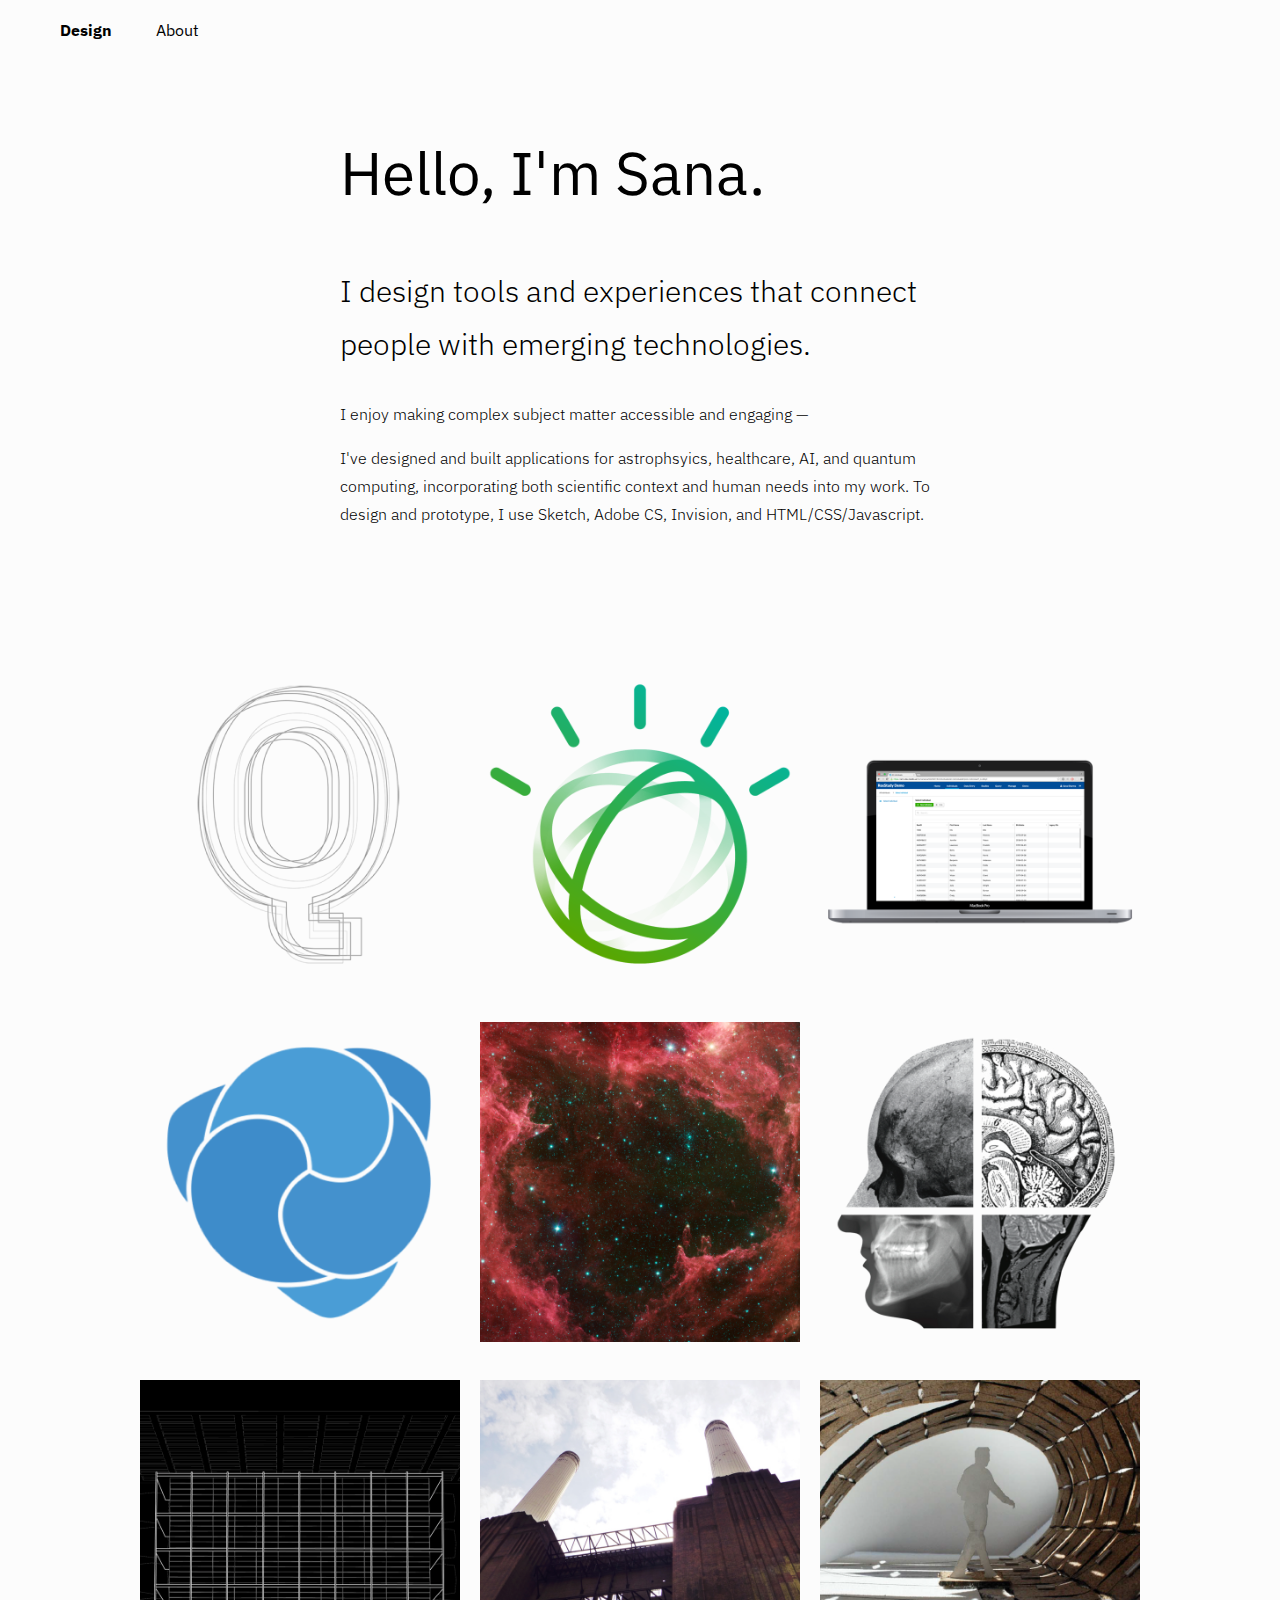
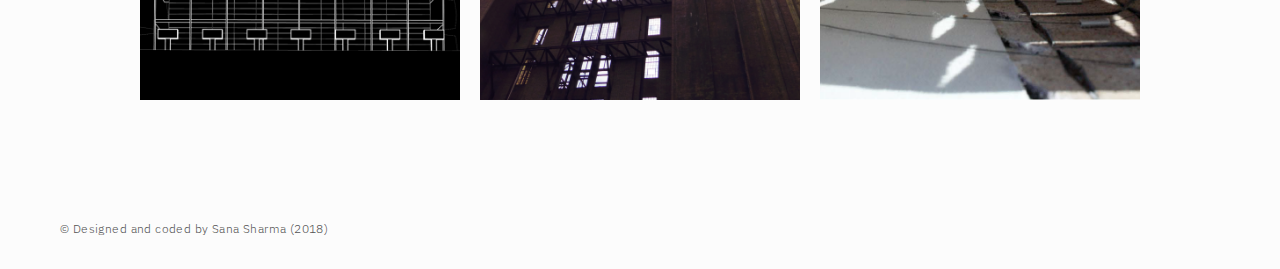
<file: index.html>
<!DOCTYPE html>
<html>
<head>
    <title>Sana Sharma</title>
    <meta charset="utf-8"/>
    <link href="https://fonts.googleapis.com/css?family=IBM+Plex+Sans:500,500i,400,300,300i" rel="stylesheet">
    <link rel="stylesheet" type="text/css" href="main.css">
</head>

<body>

      <nav>
      <ul>
        <li><a href="index.html"><b>Design</b></a></li>
        <li><a href="about.html">About</a></li>
      </ul>
    </nav>

<div class="flex-container">

    <header>
      <h1 class="page-title">Hello, I'm Sana.</h1>

      <p class="page-subtitle">I design tools and experiences that connect people with emerging technologies.</p>

      <p class="page-description"> I enjoy making complex subject matter accessible and engaging — </p>

        <p class="page-description">I've designed and built applications for astrophsyics, healthcare, AI, and quantum computing, incorporating both scientific context and human needs into my work. To design and prototype, I use Sketch, Adobe CS, Invision, and HTML/CSS/Javascript.</p>

    </header>

     <div class="gallery">


      <figure class="gallery-item">
        <img class="thumbnail" src="images/ibmq.png">
      </figure>
      <figure class="gallery-item">
        <img class="thumbnail" src="images/watson_health.png">
      </figure>
      <figure class="gallery-item">
        <img class="thumbnail" src="images/prometheus.png">
      </figure>
      <figure class="gallery-item">
        <img class="thumbnail" src="images/ceid.png">
      </figure>
      <figure class="gallery-item">
        <img class="thumbnail" src="images/wwt.png">
      </figure>
      <figure class="gallery-item">
        <img class="thumbnail" src="images/gd.png">
      </figure>
      <figure class="gallery-item">
        <img class="thumbnail" src="images/lux.png">
      </figure>
      <figure class="gallery-item">
        <img class="thumbnail" src="images/urban.png">
      </figure>
      <figure class="gallery-item">
        <img class="thumbnail" src="images/architecture.png">
      </figure>


    </div>

  </div>
  <footer>© Designed and coded by Sana Sharma (2018)</footer>
  </body>
</html>
</file>
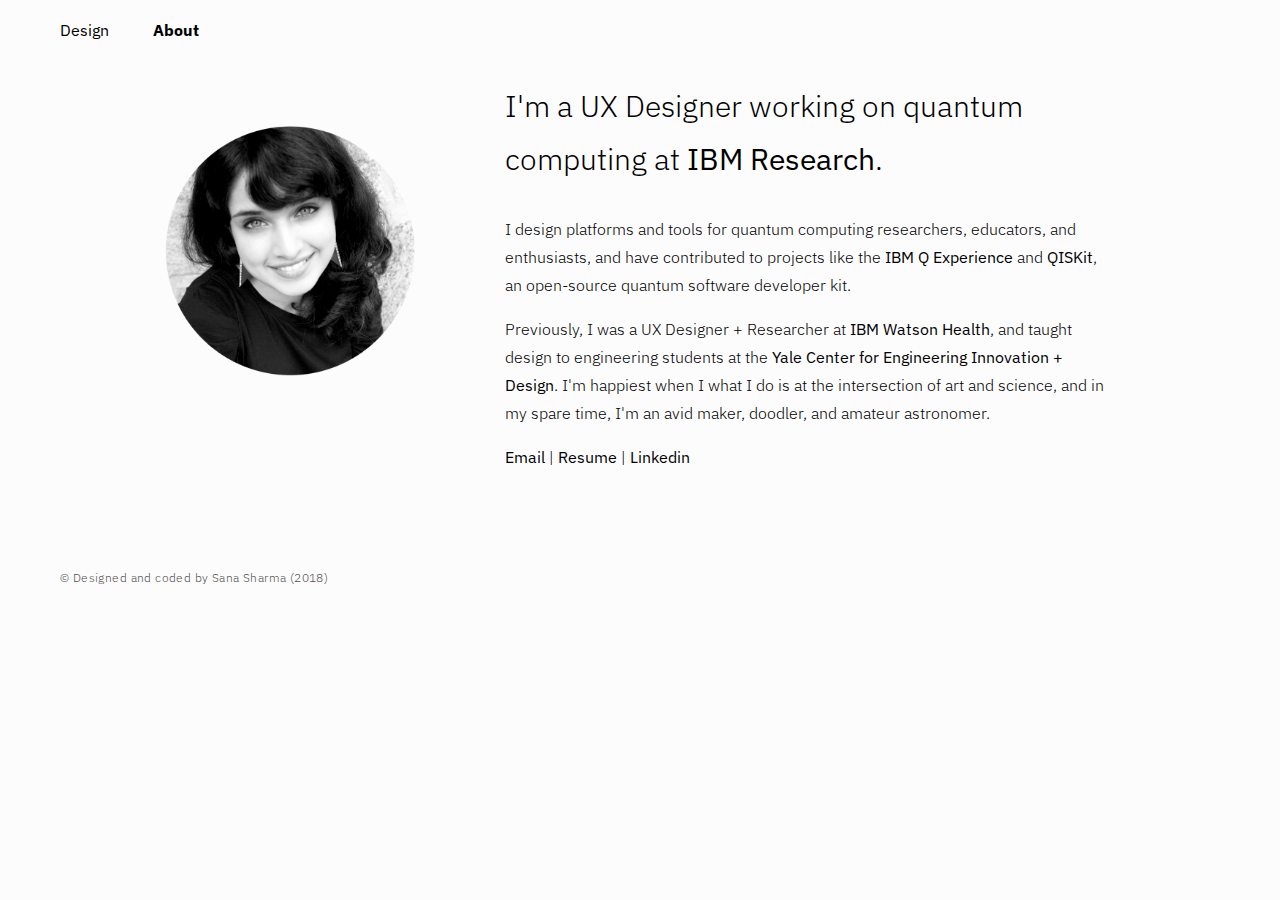
<file: about.html>
<!DOCTYPE html>
<html>
<head>
    <title>Sana Sharma</title>
    <meta charset="utf-8"/>
    <link href="https://fonts.googleapis.com/css?family=IBM+Plex+Sans:500,500i,400,300,300i" rel="stylesheet">
    <link rel="stylesheet" type="text/css" href="main.css">
</head>

<body>

      <nav>
      <ul>
        <li><a href="index.html">Design</a></li>
        <li><a href="about.html"><b>About</b></a></li>
      </ul>
    </nav>

<div class="flex-container">


      <figure class="about-item">
        <img class="thumbnail" src="images/headshot.png">
      </figure>

    <header>

      <p class="page-subtitle">I'm a UX Designer working on quantum computing at <a href="http://www.research.ibm.com/">IBM Research</a>.</p>

      <p class="page-description"> I design platforms and tools for quantum computing researchers, educators, and enthusiasts, and have contributed to projects like the <a href="http://quantumexperience.ng.bluemix.net/">IBM Q Experience</a> and <a href="http://www.qiskit.org/">QISKit</a>, an open-source quantum software developer kit.</p>

      <p class="page-description">Previously, I was a UX Designer + Researcher at <a href="https://www.ibm.com/watson/health/">IBM Watson Health</a>, and taught design to engineering students at the <a href="http://ceid.yale.edu/">Yale Center for Engineering Innovation + Design</a>. I'm happiest when I what I do is at the intersection of art and science, and in my spare time, I'm an avid maker, doodler, and amateur astronomer.  </p>   

      <p class="page-description"> <a href="sharma.sas@gmail.com">Email</a> | <a href="docs/Sharma_Resume_2017.pdf">Resume</a> | <a href="http://www.linkedin.com/in/sanjana-sharma">Linkedin</a></p>  

      
    </header>

  </div>
  <footer>© Designed and coded by Sana Sharma (2018)</footer>
  </body>
</html>
</file>
<file: main.css>
html, body {
  min-height: 100%;
  display: flex;
  flex-direction: column;
  font-weight: 300;
  line-height: 1.75;
  background-color: #fcfcfc;

}

body {
  font-family: 'IBM Plex Sans', sans-serif;
  margin: 0px;
  justify-content: center;
}

body a {
  text-decoration: none;
  color: #000;
  font-weight: 400;
  transition: 0.4s;

}

body a:hover {
  color: #8e8e8e;
  text-decoration: none;
}

header {
  padding: 50px;
  max-width: 600px;

}

.flex-container {
    display: flex;
    flex-wrap: wrap;
    justify-content: center;
}

.page-title {
  justify-content: flex-start;
  font-weight: 400;
  font-size: 60px;
  padding-top: 30px;
}

.page-subtitle {
  justify-content: flex-start;
  padding: 0px;
  font-size: 30px;

}

.page-description {
  justify-content: flex-start;
  padding: 0px;
}

.gallery {
  display: flex;
  flex-wrap: wrap;
  justify-content: center;
  padding: 60px;
  max-width: 1200px;
}

.gallery-item {
  margin: 10px;
  padding-bottom:10px;

}

.gallery-item .thumbnail {
  max-width: 320px;
  transition: 0.3s;
}

.gallery-item .thumbnail:hover {
    background-color:#afbed6;
    opacity:0.8;
    z-index: 100;
}

}

.about-item {
  margin: 10px;
}

.about-item .thumbnail {
  max-width: 250px;
  padding-top: 110px;


}

/* NAVIGATION */

nav {
  background-color: #fcfcfc;
  position: fixed;
  top: 0;
  left: 0;
  z-index: 9999;
  width: 100%;
  height: 60px;
}

nav li {
  margin: 0;
  padding: 20px;
  display: inline;
}

nav ul {
  display: inline;
}


nav a {
  height: 60px;
  line-height: 60px;
}


/* Footer */

footer {
    font-size: 12px;
    font-weight: 300;
    color: #525252;
    letter-spacing: 0.41px;
    position: relative;
    padding: 30px;
    margin-left: 30px;
}
</file>
